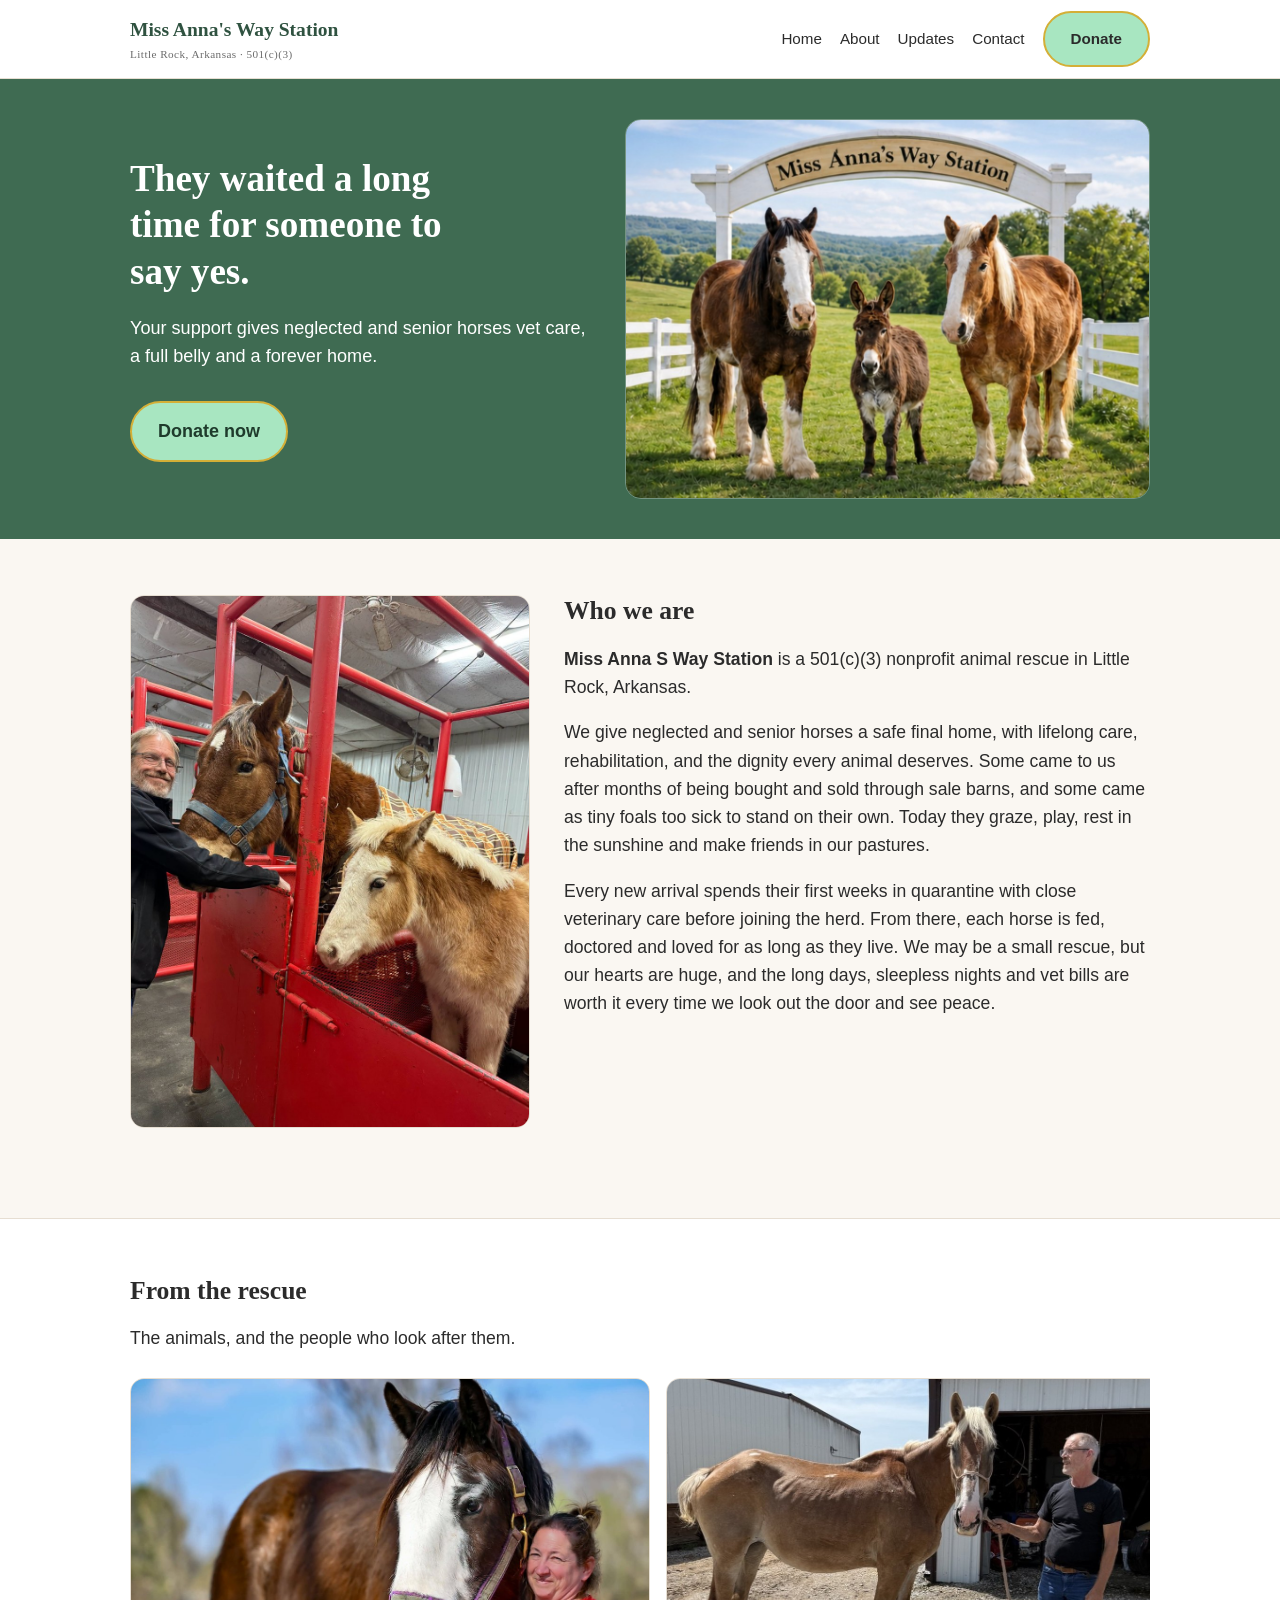
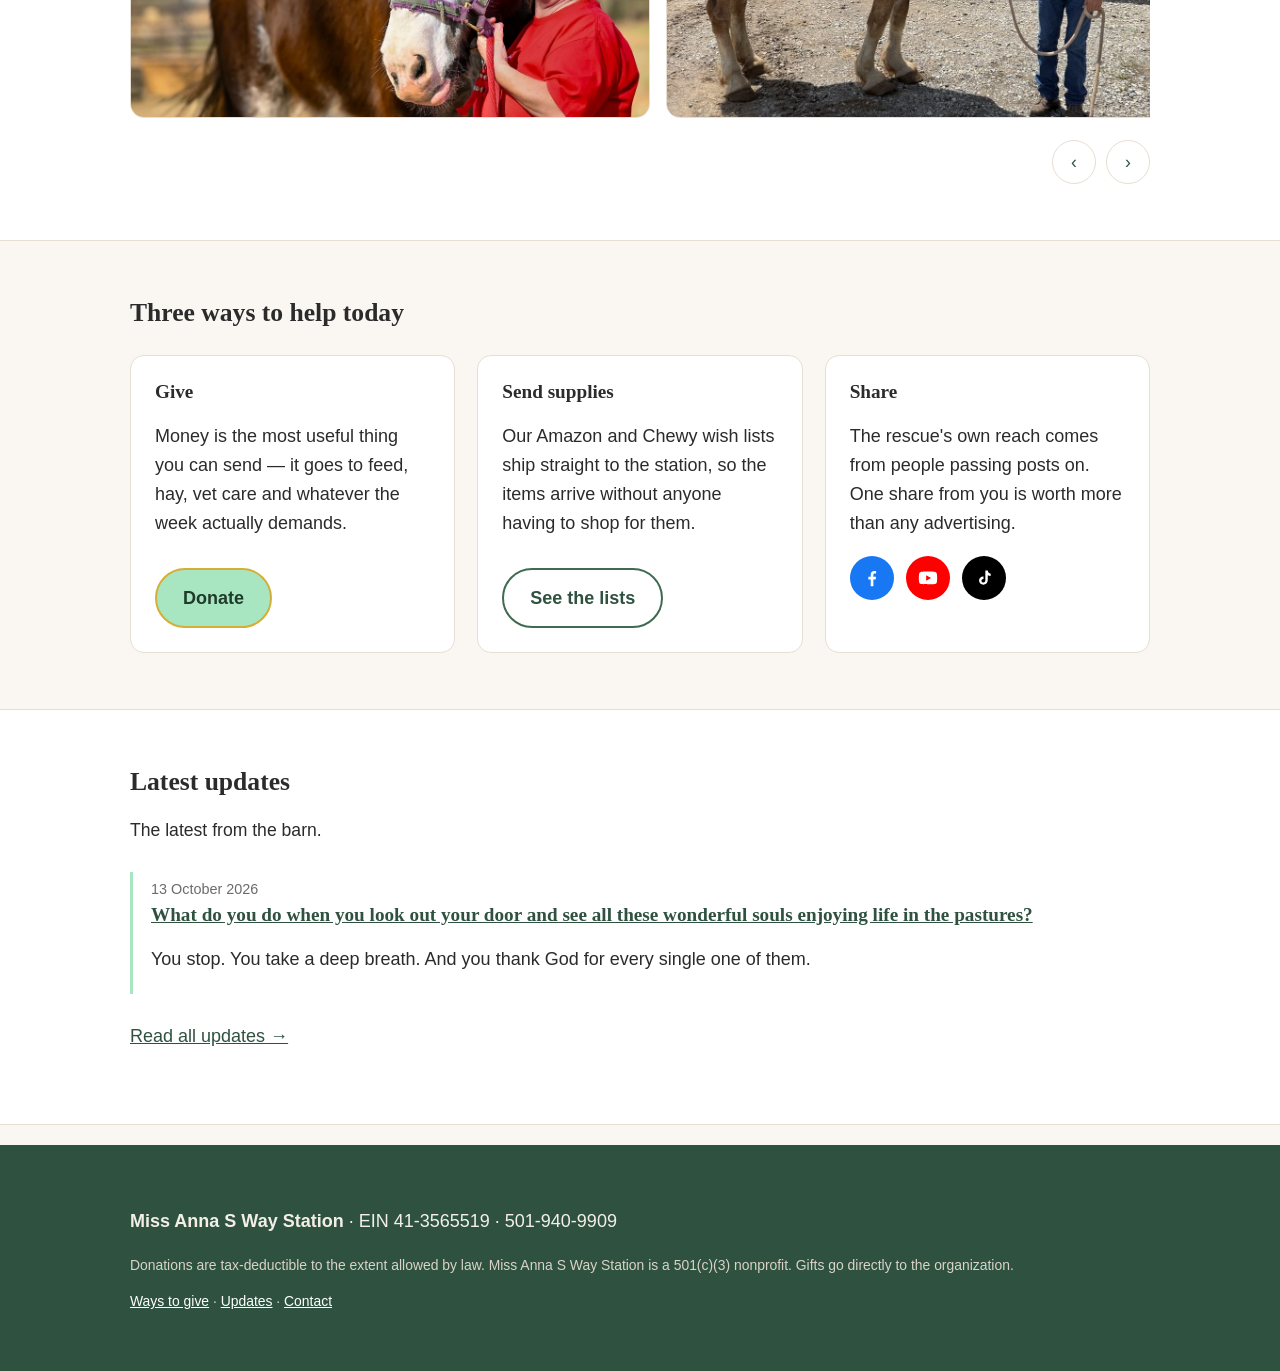
<file: index.html>
<!DOCTYPE html>
<html lang="en">
<head>
<meta charset="utf-8">
<meta name="viewport" content="width=device-width, initial-scale=1">
<title>Miss Anna's Way Station - animal rescue in Little Rock, Arkansas</title>
<meta name="description" content="Miss Anna's Way Station is a 501(c)(3) nonprofit animal rescue in Little Rock, Arkansas. Donate, send supplies, or follow our daily updates.">
<meta property="og:type" content="website">
<meta property="og:title" content="Miss Anna's Way Station - animal rescue in Little Rock, Arkansas">
<meta property="og:description" content="Miss Anna's Way Station is a 501(c)(3) nonprofit animal rescue in Little Rock, Arkansas. Donate, send supplies, or follow our daily updates.">
<meta property="og:image" content="https://missannaswaystation.github.io/missannaswaystation/assets/photos/hero-1800.jpg">
<meta property="og:url" content="https://missannaswaystation.github.io/missannaswaystation/index.html">
<meta name="twitter:card" content="summary_large_image">
<link rel="stylesheet" href="assets/style.css">
</head>
<body>

<header class="site">
  <div class="wrap">
    <a class="brand" href="index.html" target="_blank" rel="noopener">Miss Anna's Way Station
      <small>Little Rock, Arkansas &middot; 501(c)(3)</small></a>
    <nav class="main">
      <a href="index.html" target="_blank" rel="noopener">Home</a>
      <a href="about.html" target="_blank" rel="noopener">About</a>
      <a href="updates.html" target="_blank" rel="noopener">Updates</a>
      <a href="contact.html" target="_blank" rel="noopener">Contact</a>
      <a class="btn btn-donate" href="https://www.paypal.com/donate/?hosted_button_id=DY4ASRAAML26Q" target="_blank" rel="noopener">Donate</a>
    </nav>
  </div>
</header>

<div class="hero">
  <div class="wrap hero-grid">
    <div class="hero-copy">
      <h1>They waited a long time for someone to say yes.</h1>
      <p>Your support gives neglected and senior horses vet care, a full belly and a forever home.</p>
      <a class="btn btn-donate" href="https://www.paypal.com/donate/?hosted_button_id=DY4ASRAAML26Q" target="_blank" rel="noopener">Donate now</a>
    </div>
    <div class="hero-art">
      <img src="assets/photos/hero-art-1200.jpg"
           srcset="assets/photos/hero-art-600.jpg 600w, assets/photos/hero-art-1200.jpg 1200w"
           sizes="(max-width:820px) 100vw, 55vw" width="1200" height="797"
           alt="The station's gateway: two horses and a miniature donkey standing in front of a white
           archway with a sign that reads Miss Anna's Way Station">
    </div>
  </div>
</div>

<section>
  <div class="wrap">
    <div class="split">
      <img src="assets/photos/at-the-barn-with-the-horses.jpg" width="900" height="1200"
           alt="A man smiling beside two horses inside a red pen in the barn - a brown horse in a blue
           halter and a cream-coloured foal wearing a blanket" loading="lazy">
      <div>
        <h2>Who we are</h2>
      <p class="lead"><strong>Miss Anna S Way Station</strong> is a 501(c)(3) nonprofit animal rescue
      in Little Rock, Arkansas.</p>
      <p class="lead">We give neglected and senior horses a safe final home, with lifelong
      care, rehabilitation, and the dignity every animal deserves. Some came to us after months of being
      bought and sold through sale barns, and some came as tiny foals too sick to stand on their own. Today
      they graze, play, rest in the sunshine and make friends in our pastures.</p>
      <p class="lead">Every new arrival spends their first weeks in quarantine with close veterinary care
      before joining the herd. From there, each horse is fed, doctored and loved for as long as they live.
      We may be a small rescue, but our hearts are huge, and the long days, sleepless nights and vet bills
      are worth it every time we look out the door and see peace.</p>
      </div>
    </div>
  </div>
</section>

<section class="alt">
  <div class="wrap">
    <h2>From the rescue</h2>
    <p class="lead">The animals, and the people who look after them.</p>
    <div class="carousel">
  <div class="rail" id="rail">
    <img src="assets/photos/founder-and-horse.jpg"
         alt="A woman in a red shirt smiling cheek to cheek with a large brown and white horse wearing a purple halter, on a sunny autumn day"
         style="object-position:center 35%" loading="lazy">
    <img src="assets/photos/horse-and-handler.jpg"
         alt="A man in a black shirt holding a lead rope beside a large chestnut draft horse with a flaxen mane, on gravel in front of a metal barn"
         loading="lazy">
    <img src="assets/photos/grazing-in-the-pasture.jpg"
         alt="A chestnut horse with a pale mane grazing head-down in a green pasture, with a white fence and trees behind and a second horse walking out of frame"
         loading="lazy">
    <img src="assets/photos/donkey-selfie.jpg"
         alt="A woman smiling beside a brown donkey with a white muzzle and long upright ears, photographed against a clear blue sky"
         loading="lazy">
    <img src="assets/photos/draft-horse-portrait.jpg"
         alt="A dark brown horse with a wide white face and feathered white legs standing in a paddock, looking at the camera, with a donkey grazing in the background"
         loading="lazy">
    <img src="assets/photos/donkey-feeding.jpg"
         alt="A shaggy grey donkey eating from the ground beside a black feed tub, with a horse's legs nearby"
         loading="lazy">
    <img src="assets/photos/man-and-draft-horse-at-the-barn.jpg"
         alt="A man standing beside a large dark brown draft horse with a white face and feathered legs, in front of a corrugated barn"
         loading="lazy">
    <img src="assets/photos/horse-at-the-fence.jpg"
         alt="A big brown and white draft horse wearing a purple halter, leaning its head over a white fence on a bright day"
         loading="lazy">
    <img src="assets/photos/girl-and-draft-horse.jpg"
         alt="A young woman holding a lead rope beside a large dark brown draft horse with white legs, in golden late-afternoon light beside a pond"
         loading="lazy">
    <img src="assets/photos/feeding-time-in-the-pasture.jpg"
         alt="Two horses grazing in a green pasture while a man in a blue shirt walks behind them carrying a lead rope"
         loading="lazy">
  </div>
  <div class="rail-nav">
    <button type="button" aria-label="Previous photo" onclick="railBy(-1)">&#8249;</button>
    <button type="button" aria-label="Next photo" onclick="railBy(1)">&#8250;</button>
  </div>
</div>
<script>
function railBy(dir){
  var r = document.getElementById('rail');
  var step = r.querySelector('img') ? r.querySelector('img').clientWidth + 16 : 400;
  r.scrollBy({left: dir * step, behavior: 'smooth'});
}
</script>
  </div>
</section>

<section>
  <div class="wrap">
    <h2>Three ways to help today</h2>
    <div class="cards">
      <div class="card">
        <h3>Give</h3>
        <p>Money is the most useful thing you can send &mdash; it goes to feed, hay, vet care and
        whatever the week actually demands.</p>
        <a class="btn btn-donate" href="https://www.paypal.com/donate/?hosted_button_id=DY4ASRAAML26Q" target="_blank" rel="noopener">Donate</a>
      </div>
      <div class="card">
        <h3>Send supplies</h3>
        <p>Our Amazon and Chewy wish lists ship straight to the station, so the items arrive
        without anyone having to shop for them.</p>
        <a class="btn btn-ghost" href="donate.html" target="_blank" rel="noopener">See the lists</a>
      </div>
      <div class="card">
        <h3>Share</h3>
        <p>The rescue's own reach comes from people passing posts on. One share from you is worth
        more than any advertising.</p>
        <div class="social" style="display:flex;gap:12px;margin-top:12px">
          <a href="https://www.facebook.com/profile.php?id=61579479535291" target="_blank" rel="noopener" aria-label="Miss Anna's Way Station on Facebook"
             style="display:inline-flex;align-items:center;justify-content:center;width:44px;height:44px;border-radius:50%;background:#1877F2;color:#fff">
            <svg width="22" height="22" viewBox="0 0 24 24" fill="currentColor" aria-hidden="true"><path d="M13.5 21v-7.5h2.5l.4-3h-2.9V8.7c0-.9.3-1.5 1.5-1.5h1.5V4.5c-.3 0-1.2-.1-2.2-.1-2.2 0-3.7 1.3-3.7 3.8v2.3H8v3h2.6V21h2.9z"/></svg>
          </a>
          <a href="https://www.youtube.com/@MissAnnasWayStation" target="_blank" rel="noopener" aria-label="Miss Anna's Way Station on YouTube"
             style="display:inline-flex;align-items:center;justify-content:center;width:44px;height:44px;border-radius:50%;background:#FF0000;color:#fff">
            <svg width="22" height="22" viewBox="0 0 24 24" fill="currentColor" aria-hidden="true"><path fill-rule="evenodd" d="M21.6 7.2a2.5 2.5 0 0 0-1.8-1.8C18.2 5 12 5 12 5s-6.2 0-7.8.4a2.5 2.5 0 0 0-1.8 1.8C2 8.8 2 12 2 12s0 3.2.4 4.8a2.5 2.5 0 0 0 1.8 1.8C5.8 19 12 19 12 19s6.2 0 7.8-.4a2.5 2.5 0 0 0 1.8-1.8c.4-1.6.4-4.8.4-4.8s0-3.2-.4-4.8zM10 15.1V8.9l5.3 3.1L10 15.1z"/></svg>
          </a>
          <a href="https://www.tiktok.com/@missannaswaystation" target="_blank" rel="noopener" aria-label="Miss Anna's Way Station on TikTok"
             style="display:inline-flex;align-items:center;justify-content:center;width:44px;height:44px;border-radius:50%;background:#000000;color:#fff">
            <svg width="20" height="20" viewBox="0 0 24 24" fill="currentColor" aria-hidden="true"><path d="M16.5 3c.3 2.1 1.6 3.6 3.5 3.8v2.9c-1.3 0-2.5-.4-3.5-1v6.1c0 3.1-2.5 5.2-5.3 5.2S6 17.9 6 15.1s2.4-5.1 5.4-4.9v3a2.2 2.2 0 0 0-2.5 2 2.3 2.3 0 0 0 2.4 2.2c1.3 0 2.3-1 2.3-2.4V3h2.9z"/></svg>
          </a>
        </div>
      </div>
    </div>
  </div>
</section>

<section class="alt">
  <div class="wrap">
    <h2>Latest updates</h2>
    <p class="lead">The latest from the barn.</p>
    <div class="post">
      <time datetime="2026-10-13">13 October 2026</time>
      <h3><a href="updates/2026-10-13-look-out-the-door.html" target="_blank" rel="noopener">What do you do when you look out your door and see all these wonderful souls enjoying life in the pastures?</a></h3>
      <p>You stop. You take a deep breath. And you thank God for every single one of them.</p>
    </div>
    <p><a href="updates.html" target="_blank" rel="noopener">Read all updates &rarr;</a></p>
  </div>
</section>


<footer class="site">
  <div class="wrap">
    <p><strong>Miss Anna S Way Station</strong> &middot; EIN 41-3565519 &middot; 501-940-9909</p>
    <p class="small">Donations are tax-deductible to the extent allowed by law. Miss Anna S Way Station is a
    501(c)(3) nonprofit. Gifts go directly to the organization.</p>
    <p class="small"><a href="donate.html" target="_blank" rel="noopener">Ways to give</a> &middot;
    <a href="updates.html" target="_blank" rel="noopener">Updates</a> &middot; <a href="contact.html" target="_blank" rel="noopener">Contact</a></p>
  </div>
</footer>

</body>
</html>
</file>
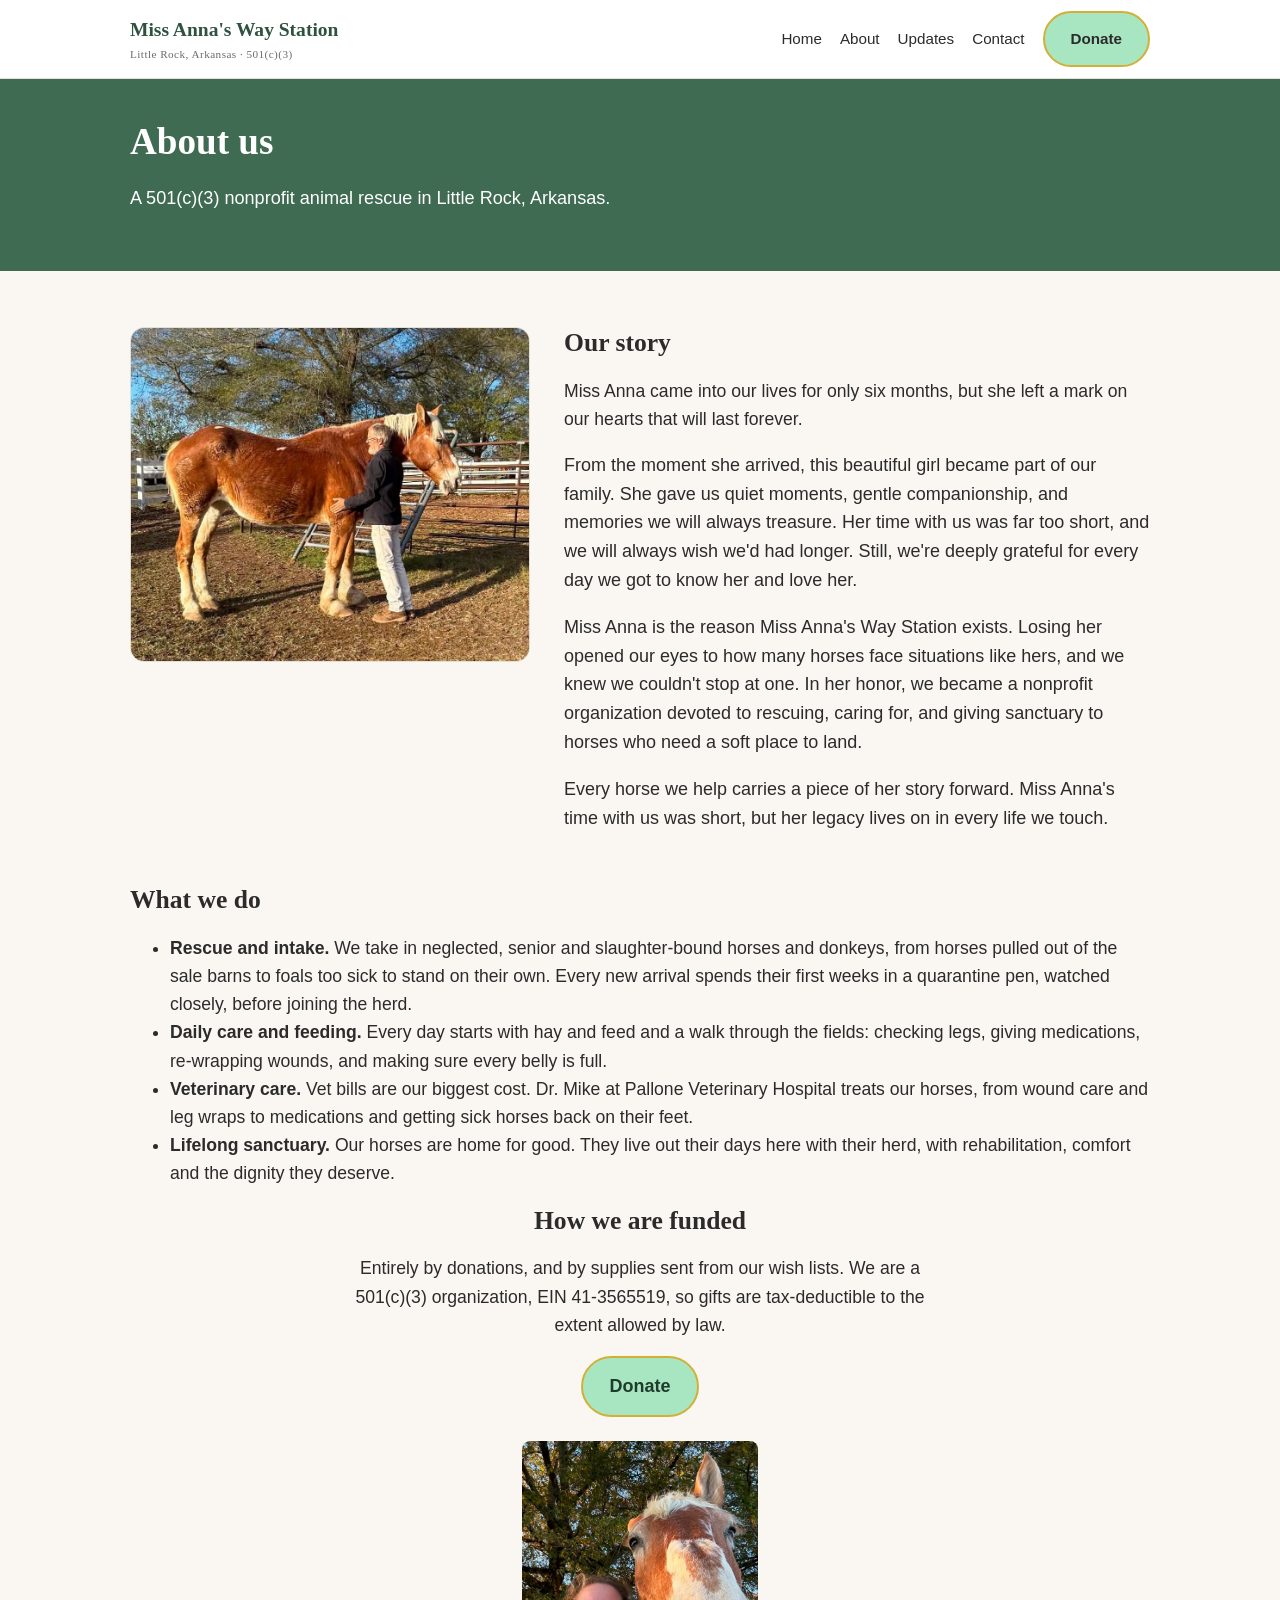
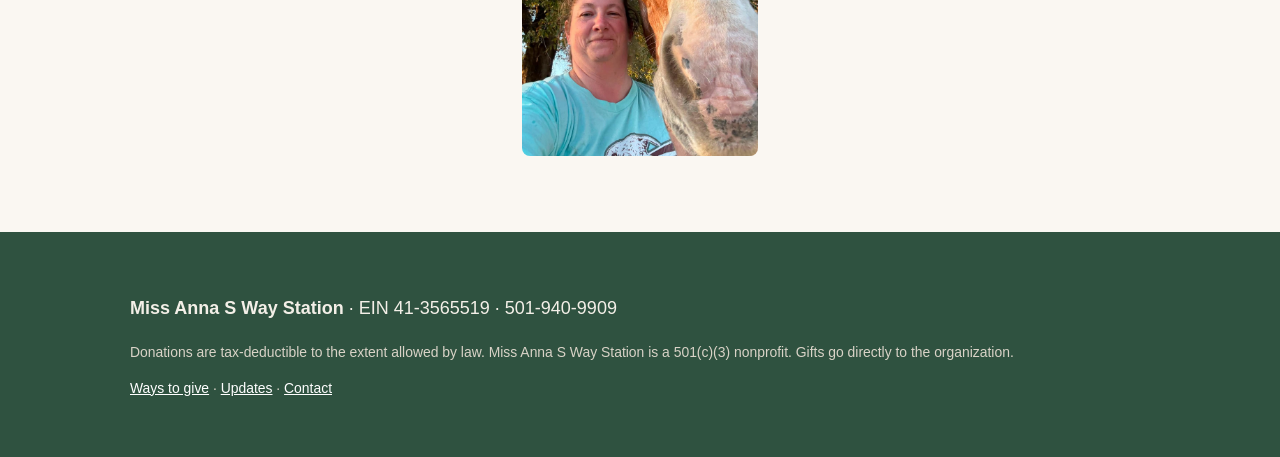
<file: about.html>
<!DOCTYPE html>
<html lang="en">
<head>
<meta charset="utf-8">
<meta name="viewport" content="width=device-width, initial-scale=1">
<title>About - Miss Anna's Way Station</title>
<meta name="description" content="Who Miss Anna's Way Station is, what the rescue does, and how it is funded.">
<meta property="og:type" content="website">
<meta property="og:title" content="About - Miss Anna's Way Station">
<meta property="og:description" content="Who Miss Anna's Way Station is, what the rescue does, and how it is funded.">
<meta property="og:image" content="https://missannaswaystation.github.io/missannaswaystation/assets/photos/hero-1800.jpg">
<meta property="og:url" content="https://missannaswaystation.github.io/missannaswaystation/about.html">
<meta name="twitter:card" content="summary_large_image">
<link rel="stylesheet" href="assets/style.css">
</head>
<body>

<header class="site">
  <div class="wrap">
    <a class="brand" href="index.html" target="_blank" rel="noopener">Miss Anna's Way Station
      <small>Little Rock, Arkansas &middot; 501(c)(3)</small></a>
    <nav class="main">
      <a href="index.html" target="_blank" rel="noopener">Home</a>
      <a href="about.html" target="_blank" rel="noopener">About</a>
      <a href="updates.html" target="_blank" rel="noopener">Updates</a>
      <a href="contact.html" target="_blank" rel="noopener">Contact</a>
      <a class="btn btn-donate" href="https://www.paypal.com/donate/?hosted_button_id=DY4ASRAAML26Q" target="_blank" rel="noopener">Donate</a>
    </nav>
  </div>
</header>

<div class="hero"><div class="wrap"><h1>About us</h1>
  <p>A 501(c)(3) nonprofit animal rescue in Little Rock, Arkansas.</p></div></div>

<section>
  <div class="wrap">
    <div class="split">
      <img src="assets/photos/image.jpg" width="924" height="773"
             alt="A man resting his hand on a tall chestnut draft horse with a flaxen mane in a sunny paddock"
           loading="lazy">
      <div>
        <h2>Our story</h2>
        <p class="lead">Miss Anna came into our lives for only six months, but she left a mark on our hearts that will last forever.</p>
          <p>From the moment she arrived, this beautiful girl became part of our family. She gave us quiet moments, gentle companionship, and memories we will always treasure. Her time with us was far too short, and we will always wish we'd had longer. Still, we're deeply grateful for every day we got to know her and love her.</p>
          <p>Miss Anna is the reason Miss Anna's Way Station exists. Losing her opened our eyes to how many horses face situations like hers, and we knew we couldn't stop at one. In her honor, we became a nonprofit organization devoted to rescuing, caring for, and giving sanctuary to horses who need a soft place to land.</p>
          <p>Every horse we help carries a piece of her story forward. Miss Anna's time with us was short, but her legacy lives on in every life we touch.</p>
      </div>
    </div>
    <h2>What we do</h2>
    <ul class="lead" style="max-width:none">
      <li><strong>Rescue and intake.</strong> We take in neglected, senior and slaughter-bound horses and
      donkeys, from horses pulled out of the sale barns to foals too sick to stand on their own. Every new
      arrival spends their first weeks in a quarantine pen, watched closely, before joining the herd.</li>
      <li><strong>Daily care and feeding.</strong> Every day starts with hay and feed and a walk through the
      fields: checking legs, giving medications, re-wrapping wounds, and making sure every belly is full.</li>
      <li><strong>Veterinary care.</strong> Vet bills are our biggest cost. Dr. Mike at Pallone Veterinary
      Hospital treats our horses, from wound care and leg wraps to medications and getting sick horses back on their feet.</li>
      <li><strong>Lifelong sanctuary.</strong> Our horses are home for good. They live out their days here
      with their herd, with rehabilitation, comfort and the dignity they deserve.</li>
    </ul>
    <div style="text-align:center">
    <h2>How we are funded</h2>
    <p class="lead" style="margin-left:auto;margin-right:auto">Entirely by donations, and by supplies sent from our wish lists. We are a
    501(c)(3) organization, EIN 41-3565519, so gifts are tax-deductible to the extent allowed by law.</p>
    <a class="btn btn-donate" href="https://www.paypal.com/donate/?hosted_button_id=DY4ASRAAML26Q" target="_blank" rel="noopener">Donate</a>
      <img src="assets/photos/funding/image.jpg" width="1350" height="1800" loading="lazy" style="display:block;width:236px;max-width:100%;height:auto;margin:24px auto 0;border-radius:8px"
           alt="Eve smiling in a selfie with a chestnut draft horse leaning in close to the camera">
    </div>
  </div>
</section>


<footer class="site">
  <div class="wrap">
    <p><strong>Miss Anna S Way Station</strong> &middot; EIN 41-3565519 &middot; 501-940-9909</p>
    <p class="small">Donations are tax-deductible to the extent allowed by law. Miss Anna S Way Station is a
    501(c)(3) nonprofit. Gifts go directly to the organization.</p>
    <p class="small"><a href="donate.html" target="_blank" rel="noopener">Ways to give</a> &middot;
    <a href="updates.html" target="_blank" rel="noopener">Updates</a> &middot; <a href="contact.html" target="_blank" rel="noopener">Contact</a></p>
  </div>
</footer>

</body>
</html>
</file>
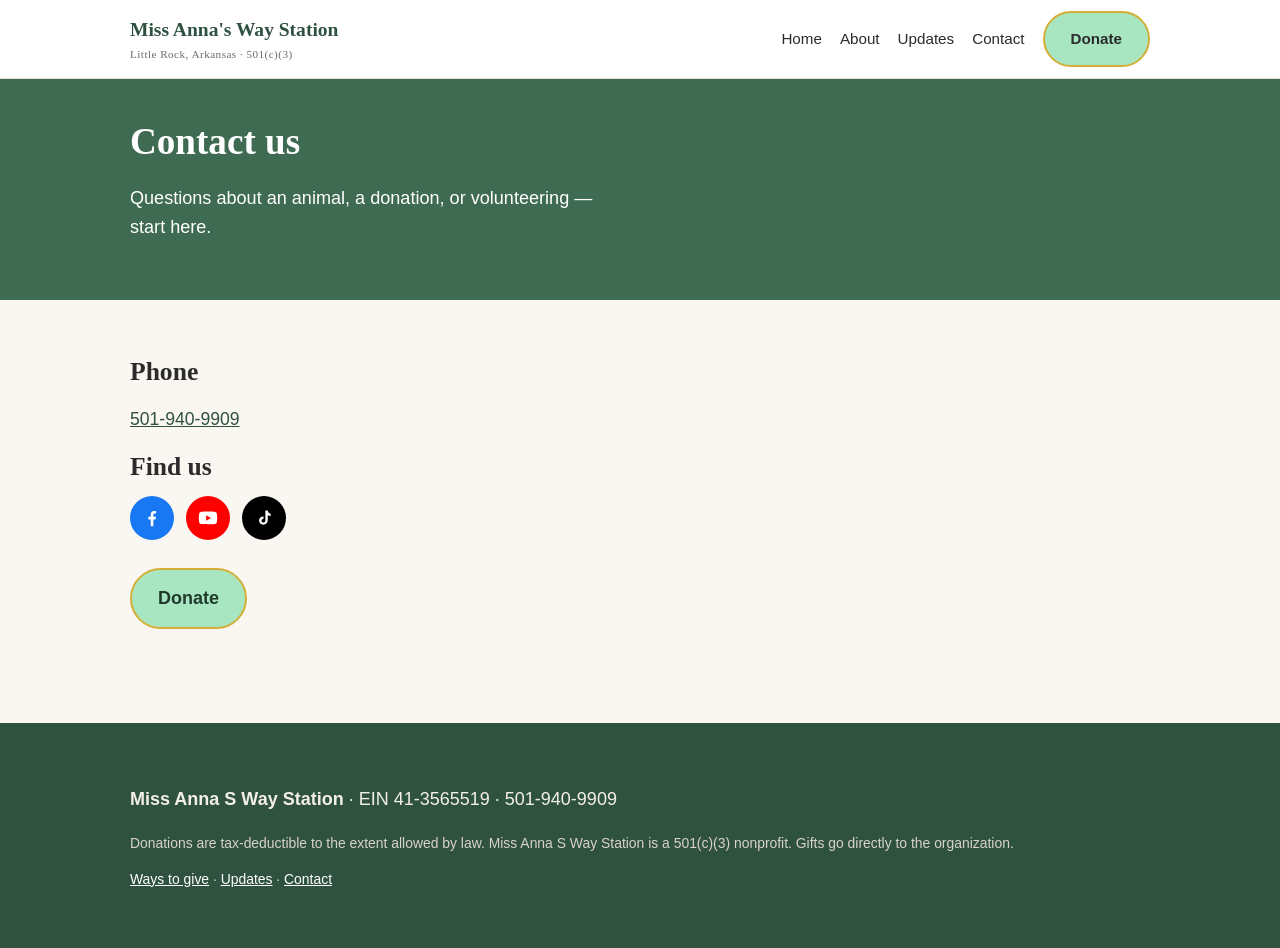
<file: contact.html>
<!DOCTYPE html>
<html lang="en">
<head>
<meta charset="utf-8">
<meta name="viewport" content="width=device-width, initial-scale=1">
<title>Contact - Miss Anna's Way Station</title>
<meta name="description" content="Phone, email and follow links for Miss Anna's Way Station in Little Rock, Arkansas.">
<meta property="og:type" content="website">
<meta property="og:title" content="Contact - Miss Anna's Way Station">
<meta property="og:description" content="Phone, email and follow links for Miss Anna's Way Station in Little Rock, Arkansas.">
<meta property="og:image" content="https://missannaswaystation.github.io/missannaswaystation/assets/photos/hero-1800.jpg">
<meta property="og:url" content="https://missannaswaystation.github.io/missannaswaystation/contact.html">
<meta name="twitter:card" content="summary_large_image">
<link rel="stylesheet" href="assets/style.css">
</head>
<body>

<header class="site">
  <div class="wrap">
    <a class="brand" href="index.html" target="_blank" rel="noopener">Miss Anna's Way Station
      <small>Little Rock, Arkansas &middot; 501(c)(3)</small></a>
    <nav class="main">
      <a href="index.html" target="_blank" rel="noopener">Home</a>
      <a href="about.html" target="_blank" rel="noopener">About</a>
      <a href="updates.html" target="_blank" rel="noopener">Updates</a>
      <a href="contact.html" target="_blank" rel="noopener">Contact</a>
      <a class="btn btn-donate" href="https://www.paypal.com/donate/?hosted_button_id=DY4ASRAAML26Q" target="_blank" rel="noopener">Donate</a>
    </nav>
  </div>
</header>

<div class="hero"><div class="wrap"><h1>Contact us</h1>
  <p>Questions about an animal, a donation, or volunteering &mdash; start here.</p></div></div>

<section>
  <div class="wrap">
    <h2>Phone</h2>
    <p class="lead"><a href="tel:+15019409909" target="_blank" rel="noopener">501-940-9909</a></p>
    <h2>Find us</h2>
    <div class="social" style="display:flex;gap:12px;margin-top:12px">
          <a href="https://www.facebook.com/profile.php?id=61579479535291" target="_blank" rel="noopener" aria-label="Miss Anna's Way Station on Facebook"
             style="display:inline-flex;align-items:center;justify-content:center;width:44px;height:44px;border-radius:50%;background:#1877F2;color:#fff">
            <svg width="22" height="22" viewBox="0 0 24 24" fill="currentColor" aria-hidden="true"><path d="M13.5 21v-7.5h2.5l.4-3h-2.9V8.7c0-.9.3-1.5 1.5-1.5h1.5V4.5c-.3 0-1.2-.1-2.2-.1-2.2 0-3.7 1.3-3.7 3.8v2.3H8v3h2.6V21h2.9z"/></svg>
          </a>
          <a href="https://www.youtube.com/@MissAnnasWayStation" target="_blank" rel="noopener" aria-label="Miss Anna's Way Station on YouTube"
             style="display:inline-flex;align-items:center;justify-content:center;width:44px;height:44px;border-radius:50%;background:#FF0000;color:#fff">
            <svg width="22" height="22" viewBox="0 0 24 24" fill="currentColor" aria-hidden="true"><path fill-rule="evenodd" d="M21.6 7.2a2.5 2.5 0 0 0-1.8-1.8C18.2 5 12 5 12 5s-6.2 0-7.8.4a2.5 2.5 0 0 0-1.8 1.8C2 8.8 2 12 2 12s0 3.2.4 4.8a2.5 2.5 0 0 0 1.8 1.8C5.8 19 12 19 12 19s6.2 0 7.8-.4a2.5 2.5 0 0 0 1.8-1.8c.4-1.6.4-4.8.4-4.8s0-3.2-.4-4.8zM10 15.1V8.9l5.3 3.1L10 15.1z"/></svg>
          </a>
          <a href="https://www.tiktok.com/@missannaswaystation" target="_blank" rel="noopener" aria-label="Miss Anna's Way Station on TikTok"
             style="display:inline-flex;align-items:center;justify-content:center;width:44px;height:44px;border-radius:50%;background:#000000;color:#fff">
            <svg width="20" height="20" viewBox="0 0 24 24" fill="currentColor" aria-hidden="true"><path d="M16.5 3c.3 2.1 1.6 3.6 3.5 3.8v2.9c-1.3 0-2.5-.4-3.5-1v6.1c0 3.1-2.5 5.2-5.3 5.2S6 17.9 6 15.1s2.4-5.1 5.4-4.9v3a2.2 2.2 0 0 0-2.5 2 2.3 2.3 0 0 0 2.4 2.2c1.3 0 2.3-1 2.3-2.4V3h2.9z"/></svg>
          </a>
        </div>
    <p style="margin-top:28px"><a class="btn btn-donate" href="https://www.paypal.com/donate/?hosted_button_id=DY4ASRAAML26Q" target="_blank" rel="noopener">Donate</a></p>
  </div>
</section>


<footer class="site">
  <div class="wrap">
    <p><strong>Miss Anna S Way Station</strong> &middot; EIN 41-3565519 &middot; 501-940-9909</p>
    <p class="small">Donations are tax-deductible to the extent allowed by law. Miss Anna S Way Station is a
    501(c)(3) nonprofit. Gifts go directly to the organization.</p>
    <p class="small"><a href="donate.html" target="_blank" rel="noopener">Ways to give</a> &middot;
    <a href="updates.html" target="_blank" rel="noopener">Updates</a> &middot; <a href="contact.html" target="_blank" rel="noopener">Contact</a></p>
  </div>
</footer>

</body>
</html>
</file>
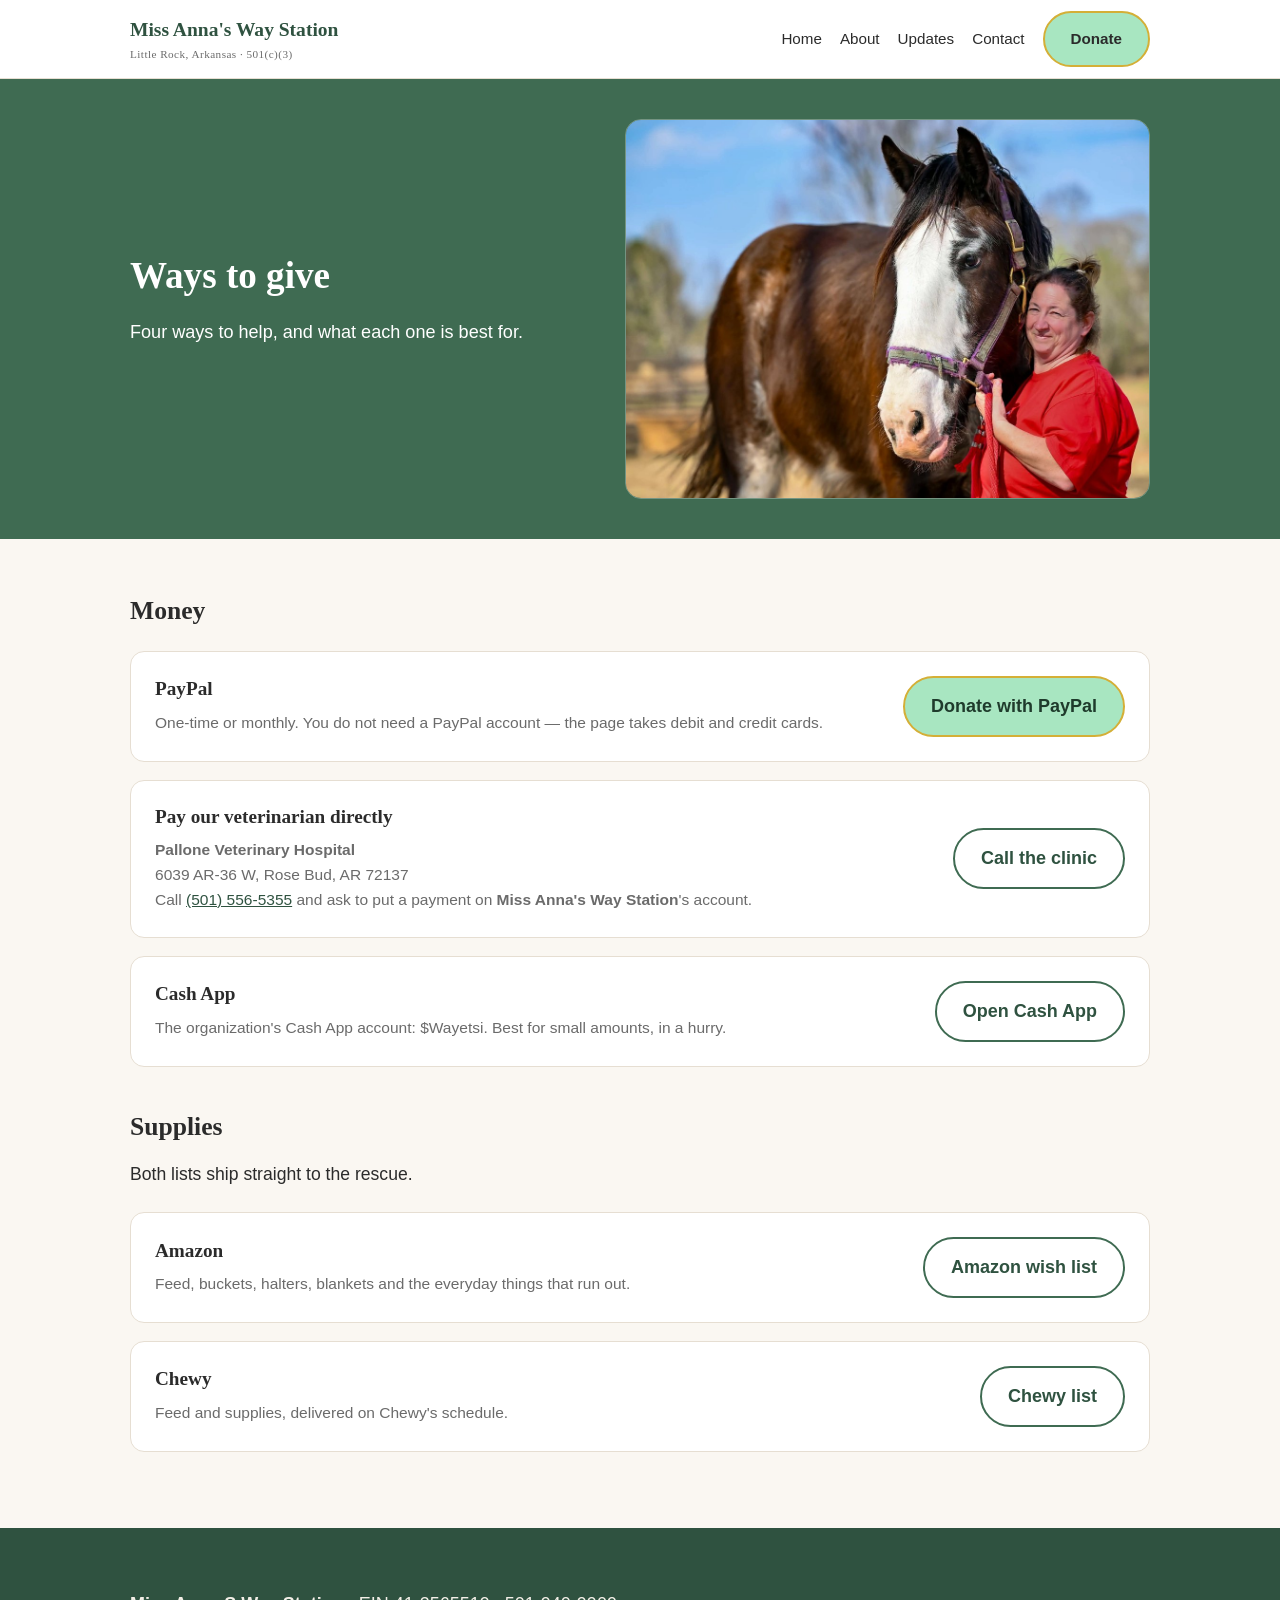
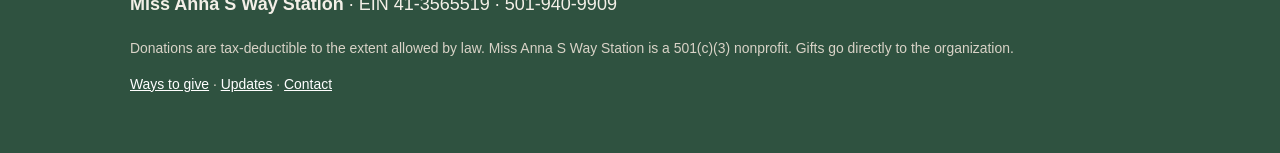
<file: donate.html>
<!DOCTYPE html>
<html lang="en">
<head>
<meta charset="utf-8">
<meta name="viewport" content="width=device-width, initial-scale=1">
<title>Ways to give - Miss Anna's Way Station</title>
<meta name="description" content="Donate money, send supplies from our wish lists, or give by Cash App. Miss Anna's Way Station, EIN 41-3565519.">
<meta property="og:type" content="website">
<meta property="og:title" content="Ways to give - Miss Anna's Way Station">
<meta property="og:description" content="Donate money, send supplies from our wish lists, or give by Cash App. Miss Anna's Way Station, EIN 41-3565519.">
<meta property="og:image" content="https://missannaswaystation.github.io/missannaswaystation/assets/photos/hero-1800.jpg">
<meta property="og:url" content="https://missannaswaystation.github.io/missannaswaystation/donate.html">
<meta name="twitter:card" content="summary_large_image">
<link rel="stylesheet" href="assets/style.css">
</head>
<body>

<header class="site">
  <div class="wrap">
    <a class="brand" href="index.html" target="_blank" rel="noopener">Miss Anna's Way Station
      <small>Little Rock, Arkansas &middot; 501(c)(3)</small></a>
    <nav class="main">
      <a href="index.html" target="_blank" rel="noopener">Home</a>
      <a href="about.html" target="_blank" rel="noopener">About</a>
      <a href="updates.html" target="_blank" rel="noopener">Updates</a>
      <a href="contact.html" target="_blank" rel="noopener">Contact</a>
      <a class="btn btn-donate" href="https://www.paypal.com/donate/?hosted_button_id=DY4ASRAAML26Q" target="_blank" rel="noopener">Donate</a>
    </nav>
  </div>
</header>

<div class="hero">
  <div class="wrap hero-grid">
    <div class="hero-copy">
      <h1>Ways to give</h1>
      <p>Four ways to help, and what each one is best for.</p>
    </div>
    <div class="hero-art">
      <img src="assets/photos/founder-and-horse.jpg" width="1100" height="850" style="object-position:65% 35%"
           alt="A smiling woman in a red shirt stands beside a bay draft horse with a white blaze and purple halter">
    </div>
  </div>
</div>

<section>
  <div class="wrap">
    <h2>Money</h2>
    <div class="give">
      <div class="give-item">
        <div>
          <h3>PayPal</h3>
          <p>One-time or monthly. You do not need a PayPal account &mdash; the page takes debit and
          credit cards.</p>
        </div>
        <a class="btn btn-donate" href="https://www.paypal.com/donate/?hosted_button_id=DY4ASRAAML26Q" target="_blank" rel="noopener">Donate with PayPal</a>
      </div>
      <div class="give-item">
        <div>
          <h3>Pay our veterinarian directly</h3>
          <p><strong>Pallone Veterinary Hospital</strong><br>
          6039 AR-36 W, Rose Bud, AR 72137<br>
          Call <a href="tel:+15015565355" target="_blank" rel="noopener">(501) 556-5355</a> and ask to put a payment on
          <strong>Miss Anna's Way Station</strong>'s account.</p>
        </div>
        <a class="btn btn-ghost" href="tel:+15015565355" target="_blank" rel="noopener">Call the clinic</a>
      </div>
      <div class="give-item">
        <div>
          <h3>Cash App</h3>
          <p>The organization's Cash App account: $Wayetsi. Best for small amounts, in a hurry.</p>
        </div>
        <a class="btn btn-ghost" href="https://cash.app/$Wayetsi" target="_blank" rel="noopener">Open Cash App</a>
      </div>
    </div>

    <h2 style="margin-top:44px">Supplies</h2>
    <p class="lead">Both lists ship straight to the rescue.</p>
    <div class="give">
      <div class="give-item">
        <div>
          <h3>Amazon</h3>
          <p>Feed, buckets, halters, blankets and the everyday things that run out.</p>
        </div>
        <a class="btn btn-ghost" href="https://www.amazon.com/hz/wishlist/ls/1XON7PG287Z33?ref_=wl_share" target="_blank" rel="noopener">Amazon wish list</a>
      </div>
      <div class="give-item">
        <div>
          <h3>Chewy</h3>
          <p>Feed and supplies, delivered on Chewy's schedule.</p>
        </div>
        <a class="btn btn-ghost" href="https://www.chewy.com/g/miss-annas-way-station_b153605479" target="_blank" rel="noopener">Chewy list</a>
      </div>
    </div>
  </div>
</section>


<footer class="site">
  <div class="wrap">
    <p><strong>Miss Anna S Way Station</strong> &middot; EIN 41-3565519 &middot; 501-940-9909</p>
    <p class="small">Donations are tax-deductible to the extent allowed by law. Miss Anna S Way Station is a
    501(c)(3) nonprofit. Gifts go directly to the organization.</p>
    <p class="small"><a href="donate.html" target="_blank" rel="noopener">Ways to give</a> &middot;
    <a href="updates.html" target="_blank" rel="noopener">Updates</a> &middot; <a href="contact.html" target="_blank" rel="noopener">Contact</a></p>
  </div>
</footer>

</body>
</html>
</file>
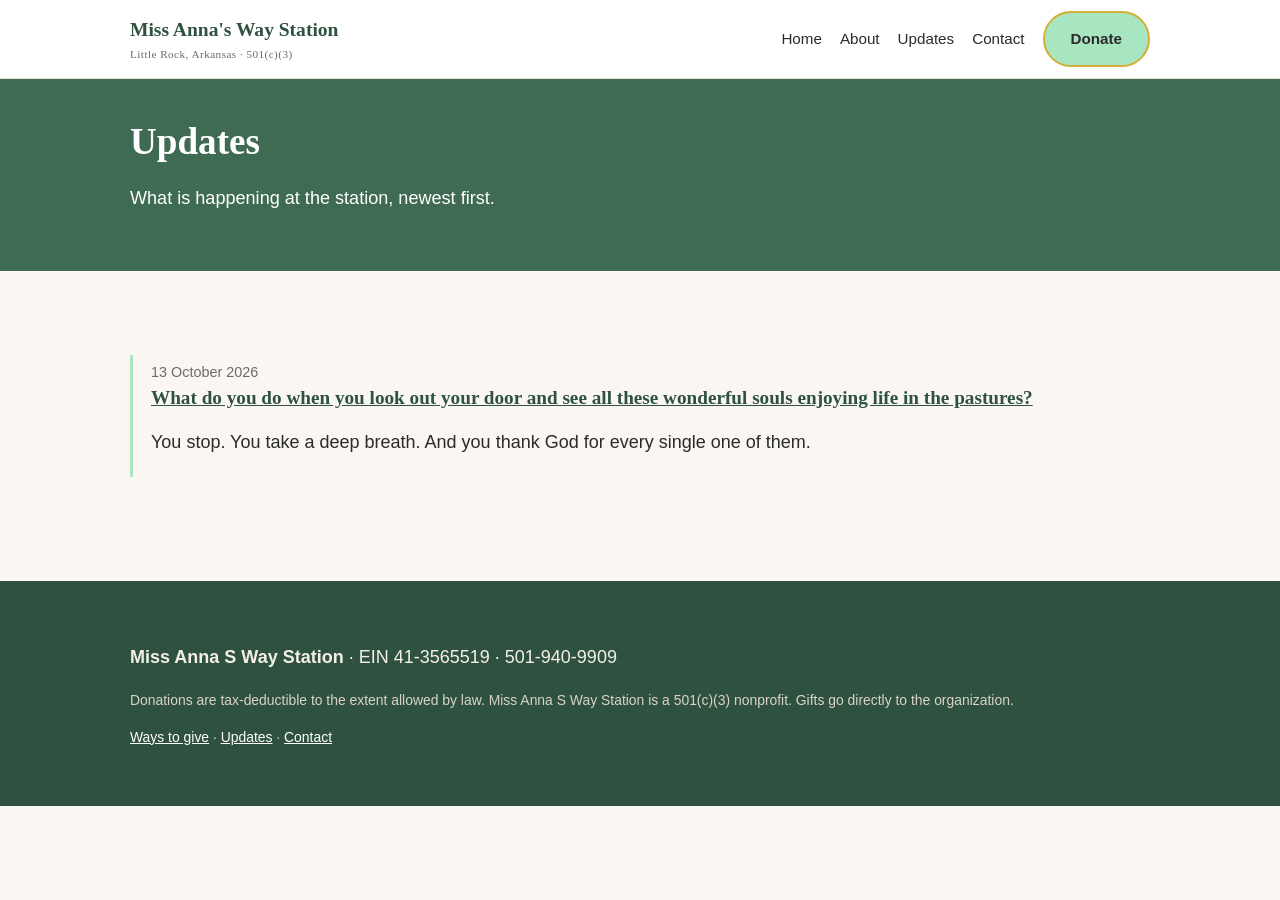
<file: updates.html>
<!DOCTYPE html>
<html lang="en">
<head>
<meta charset="utf-8">
<meta name="viewport" content="width=device-width, initial-scale=1">
<title>Updates - Miss Anna's Way Station</title>
<meta name="description" content="Daily news, rescues and photos from Miss Anna's Way Station in Little Rock, Arkansas.">
<meta property="og:type" content="website">
<meta property="og:title" content="Updates - Miss Anna's Way Station">
<meta property="og:description" content="Daily news, rescues and photos from Miss Anna's Way Station in Little Rock, Arkansas.">
<meta property="og:image" content="https://missannaswaystation.github.io/missannaswaystation/assets/photos/hero-1800.jpg">
<meta property="og:url" content="https://missannaswaystation.github.io/missannaswaystation/updates.html">
<meta name="twitter:card" content="summary_large_image">
<link rel="stylesheet" href="assets/style.css">
</head>
<body>

<header class="site">
  <div class="wrap">
    <a class="brand" href="index.html" target="_blank" rel="noopener">Miss Anna's Way Station
      <small>Little Rock, Arkansas &middot; 501(c)(3)</small></a>
    <nav class="main">
      <a href="index.html" target="_blank" rel="noopener">Home</a>
      <a href="about.html" target="_blank" rel="noopener">About</a>
      <a href="updates.html" target="_blank" rel="noopener">Updates</a>
      <a href="contact.html" target="_blank" rel="noopener">Contact</a>
      <a class="btn btn-donate" href="https://www.paypal.com/donate/?hosted_button_id=DY4ASRAAML26Q" target="_blank" rel="noopener">Donate</a>
    </nav>
  </div>
</header>

<div class="hero"><div class="wrap"><h1>Updates</h1>
  <p>What is happening at the station, newest first.</p></div></div>

<section>
  <div class="wrap">
    <div class="post">
      <time datetime="2026-10-13">13 October 2026</time>
      <h3><a href="updates/2026-10-13-look-out-the-door.html" target="_blank" rel="noopener">What do you do when you look out your door and see all these wonderful souls enjoying life in the pastures?</a></h3>
      <p>You stop. You take a deep breath. And you thank God for every single one of them.</p>
    </div>
  </div>
</section>


<footer class="site">
  <div class="wrap">
    <p><strong>Miss Anna S Way Station</strong> &middot; EIN 41-3565519 &middot; 501-940-9909</p>
    <p class="small">Donations are tax-deductible to the extent allowed by law. Miss Anna S Way Station is a
    501(c)(3) nonprofit. Gifts go directly to the organization.</p>
    <p class="small"><a href="donate.html" target="_blank" rel="noopener">Ways to give</a> &middot;
    <a href="updates.html" target="_blank" rel="noopener">Updates</a> &middot; <a href="contact.html" target="_blank" rel="noopener">Contact</a></p>
  </div>
</footer>

</body>
</html>
</file>
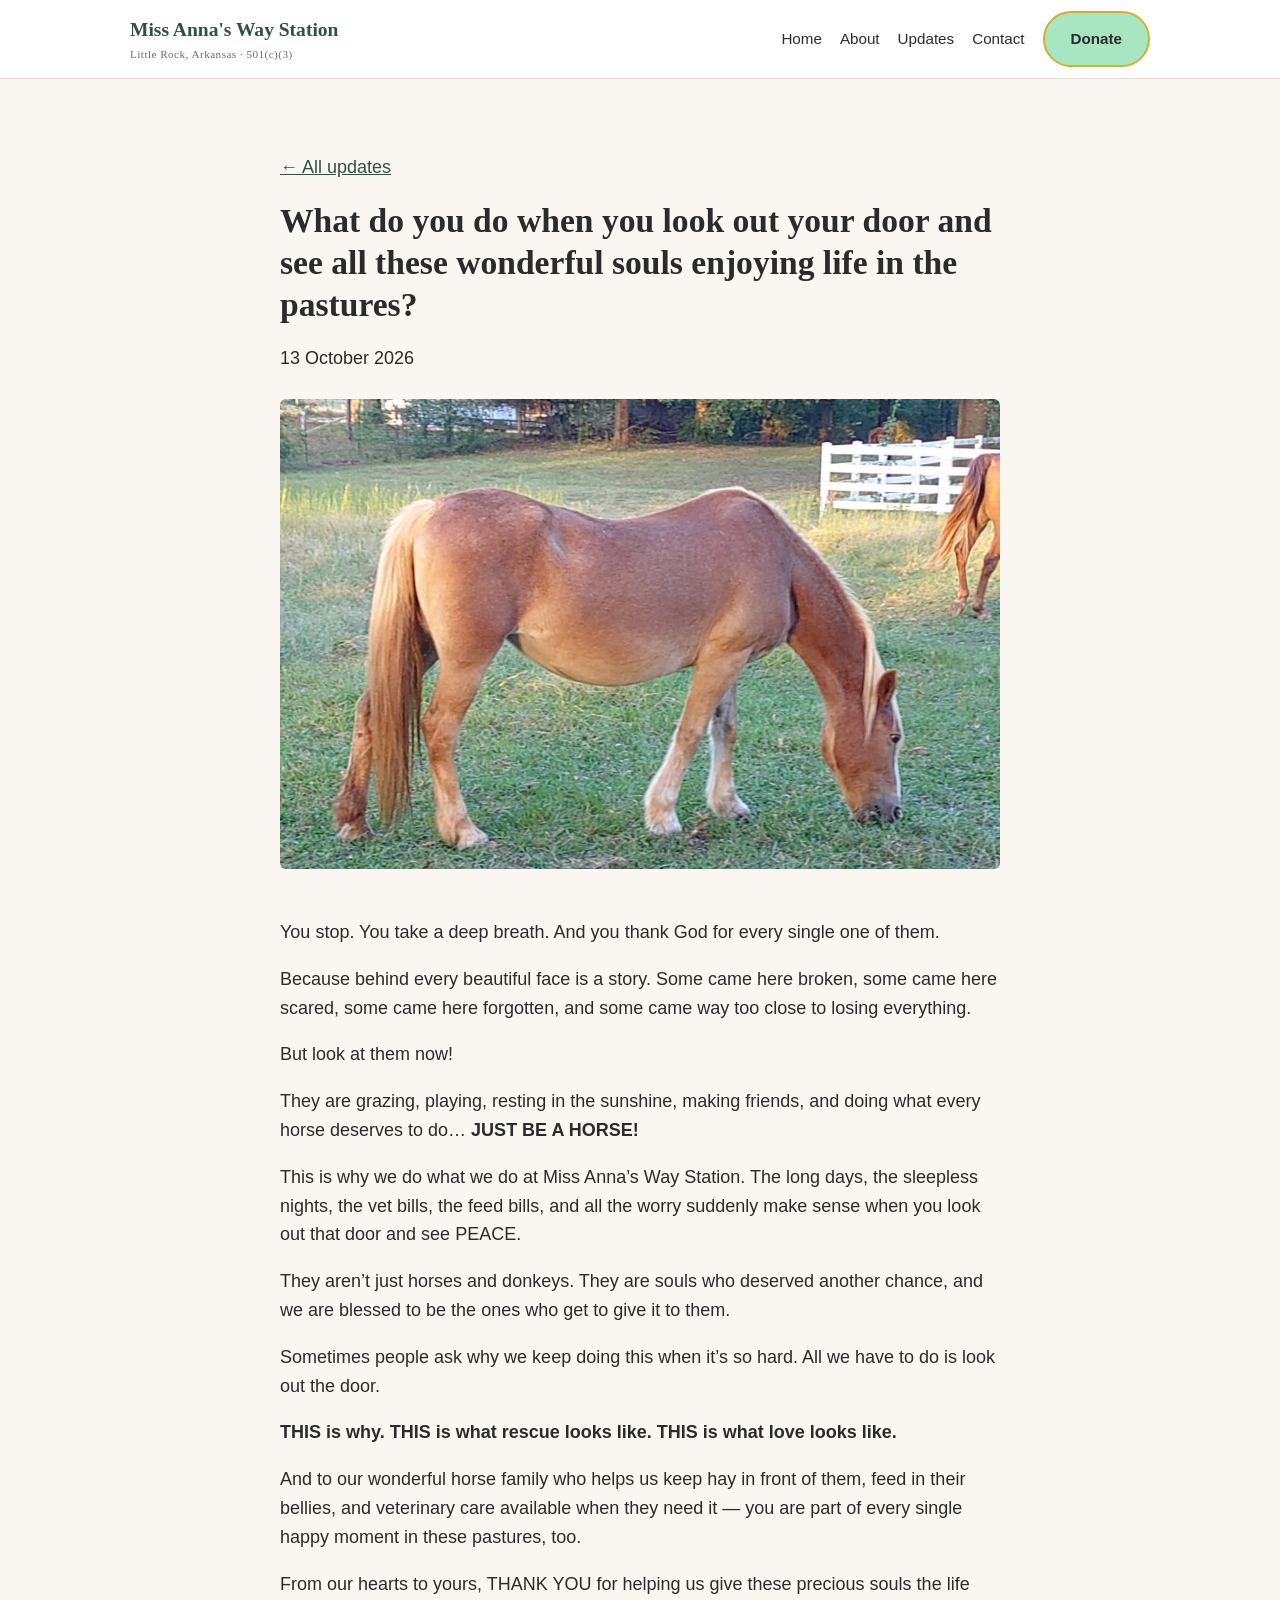
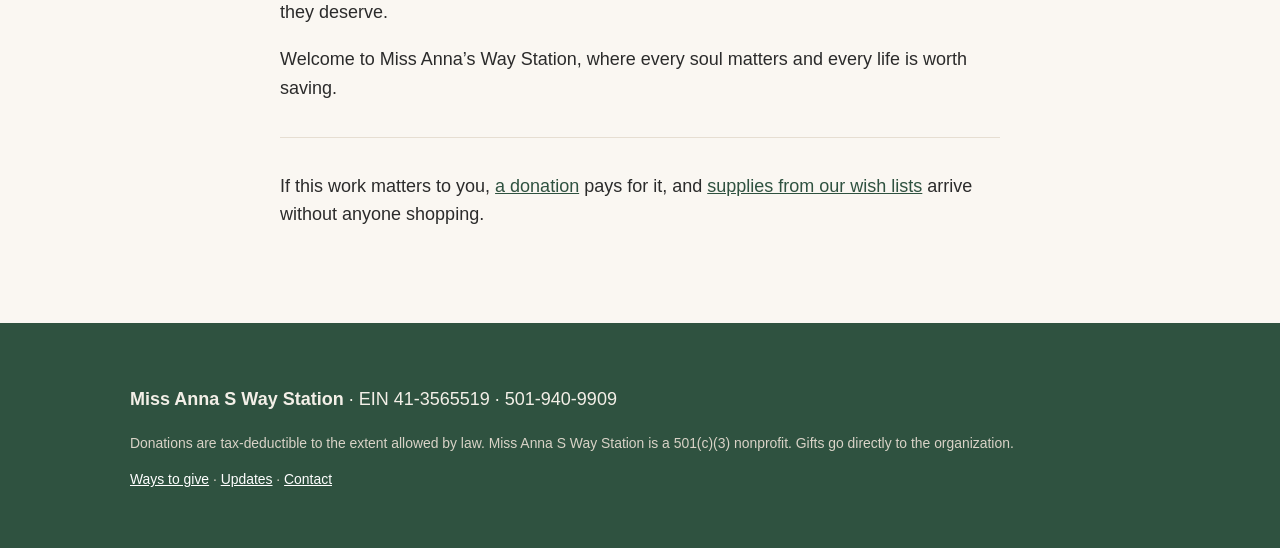
<file: updates/2026-10-13-look-out-the-door.html>
<!DOCTYPE html>
<html lang="en">
<head>
<meta charset="utf-8">
<meta name="viewport" content="width=device-width, initial-scale=1">
<title>Why we do this - Miss Anna's Way Station</title>
<meta name="description" content="Behind every beautiful face in our pastures is a story. This is why we do what we do at Miss Anna&rsquo;s Way Station.">
<link rel="stylesheet" href="../assets/style.css">
</head>
<body>

<header class="site">
  <div class="wrap">
    <a class="brand" href="../index.html" target="_blank" rel="noopener">Miss Anna's Way Station
      <small>Little Rock, Arkansas &middot; 501(c)(3)</small></a>
    <nav class="main">
      <a href="../index.html" target="_blank" rel="noopener">Home</a>
      <a href="../about.html" target="_blank" rel="noopener">About</a>
      <a href="../updates.html" target="_blank" rel="noopener">Updates</a>
      <a href="../contact.html" target="_blank" rel="noopener">Contact</a>
      <a class="btn btn-donate" href="https://www.paypal.com/donate/?hosted_button_id=DY4ASRAAML26Q" target="_blank" rel="noopener">Donate</a>
    </nav>
  </div>
</header>

<section>
  <div class="wrap" style="max-width:760px">
    <p class="small" style="color:#6b6b6b"><a href="../updates.html" target="_blank" rel="noopener">&larr; All updates</a></p>
    <h1>What do you do when you look out your door and see all these wonderful souls enjoying life in the pastures?</h1>
    <p><time datetime="2026-10-13">13 October 2026</time></p>
    <img src="../assets/photos/grazing-in-the-pasture.jpg" alt="Rescued horses grazing together in the pasture at Miss Anna's Way Station" style="width:100%;height:auto;border-radius:6px;margin:8px 0 22px">
    <p>You stop. You take a deep breath. And you thank God for every single one of them.</p>
    <p>Because behind every beautiful face is a story. Some came here broken, some came here scared,
    some came here forgotten, and some came way too close to losing everything.</p>
    <p>But look at them now!</p>
    <p>They are grazing, playing, resting in the sunshine, making friends, and doing what every horse
    deserves to do&hellip; <strong>JUST BE A HORSE!</strong></p>
    <p>This is why we do what we do at Miss Anna&rsquo;s Way Station. The long days, the sleepless nights,
    the vet bills, the feed bills, and all the worry suddenly make sense when you look out that door and
    see PEACE.</p>
    <p>They aren&rsquo;t just horses and donkeys. They are souls who deserved another chance, and we are
    blessed to be the ones who get to give it to them.</p>
    <p>Sometimes people ask why we keep doing this when it&rsquo;s so hard. All we have to do is look out
    the door.</p>
    <p><strong>THIS is why. THIS is what rescue looks like. THIS is what love looks like.</strong></p>
    <p>And to our wonderful horse family who helps us keep hay in front of them, feed in their bellies,
    and veterinary care available when they need it &mdash; you are part of every single happy moment in
    these pastures, too.</p>
    <p>From our hearts to yours, THANK YOU for helping us give these precious souls the life they deserve.</p>
    <p>Welcome to Miss Anna&rsquo;s Way Station, where every soul matters and every life is worth saving.</p>
    <hr style="border:none;border-top:1px solid #e6ded2;margin:34px 0">
    <p>If this work matters to you, <a href="https://www.paypal.com/donate/?hosted_button_id=DY4ASRAAML26Q" target="_blank" rel="noopener">a donation</a> pays for it, and
    <a href="../donate.html" target="_blank" rel="noopener">supplies from our wish lists</a> arrive without anyone shopping.</p>
  </div>
</section>


<footer class="site">
  <div class="wrap">
    <p><strong>Miss Anna S Way Station</strong> &middot; EIN 41-3565519 &middot; 501-940-9909</p>
    <p class="small">Donations are tax-deductible to the extent allowed by law. Miss Anna S Way Station is a
    501(c)(3) nonprofit. Gifts go directly to the organization.</p>
    <p class="small"><a href="../donate.html" target="_blank" rel="noopener">Ways to give</a> &middot;
    <a href="../updates.html" target="_blank" rel="noopener">Updates</a> &middot; <a href="../contact.html" target="_blank" rel="noopener">Contact</a></p>
  </div>
</footer>

</body>
</html>
</file>
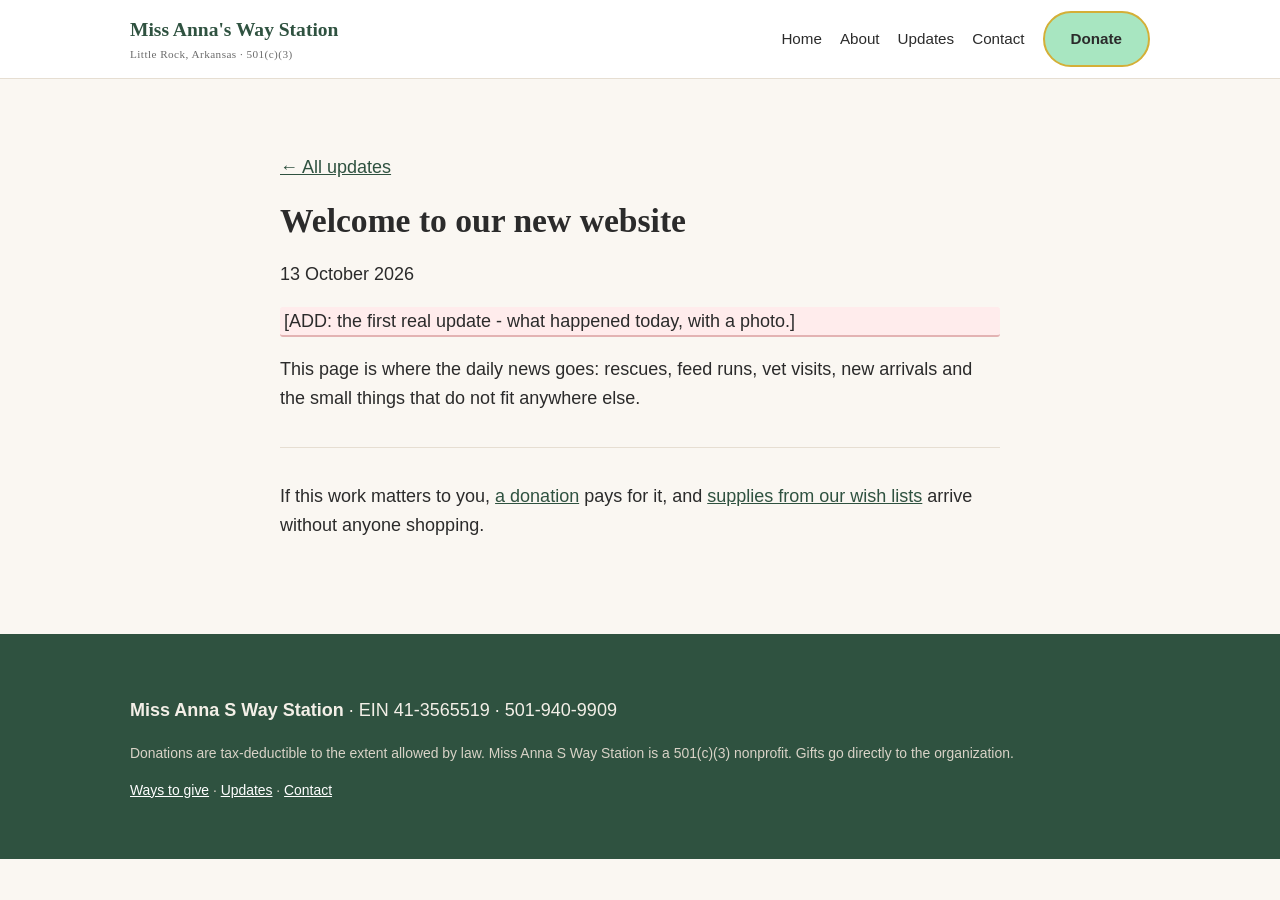
<file: updates/2026-10-13-welcome.html>
<!DOCTYPE html>
<html lang="en">
<head>
<meta charset="utf-8">
<meta name="viewport" content="width=device-width, initial-scale=1">
<title>Welcome to our new website - Miss Anna's Way Station</title>
<meta name="description" content="Welcome to our new website">
<link rel="stylesheet" href="../assets/style.css">
</head>
<body>

<header class="site">
  <div class="wrap">
    <a class="brand" href="../index.html" target="_blank" rel="noopener">Miss Anna's Way Station
      <small>Little Rock, Arkansas &middot; 501(c)(3)</small></a>
    <nav class="main">
      <a href="../index.html" target="_blank" rel="noopener">Home</a>
      <a href="../about.html" target="_blank" rel="noopener">About</a>
      <a href="../updates.html" target="_blank" rel="noopener">Updates</a>
      <a href="../contact.html" target="_blank" rel="noopener">Contact</a>
      <a class="btn btn-donate" href="https://www.paypal.com/donate/?hosted_button_id=DY4ASRAAML26Q" target="_blank" rel="noopener">Donate</a>
    </nav>
  </div>
</header>

<section>
  <div class="wrap" style="max-width:760px">
    <p class="small" style="color:#6b6b6b"><a href="../updates.html" target="_blank" rel="noopener">&larr; All updates</a></p>
    <h1>Welcome to our new website</h1>
    <p><time datetime="2026-10-13">13 October 2026</time></p>
    <p class="editable">[ADD: the first real update - what happened today, with a photo.]</p>
    <p>This page is where the daily news goes: rescues, feed runs, vet visits, new arrivals and the
    small things that do not fit anywhere else.</p>
    <hr style="border:none;border-top:1px solid #e6ded2;margin:34px 0">
    <p>If this work matters to you, <a href="https://www.paypal.com/donate/?hosted_button_id=DY4ASRAAML26Q" target="_blank" rel="noopener">a donation</a> pays for it, and
    <a href="../donate.html" target="_blank" rel="noopener">supplies from our wish lists</a> arrive without anyone shopping.</p>
  </div>
</section>


<footer class="site">
  <div class="wrap">
    <p><strong>Miss Anna S Way Station</strong> &middot; EIN 41-3565519 &middot; 501-940-9909</p>
    <p class="small">Donations are tax-deductible to the extent allowed by law. Miss Anna S Way Station is a
    501(c)(3) nonprofit. Gifts go directly to the organization.</p>
    <p class="small"><a href="../donate.html" target="_blank" rel="noopener">Ways to give</a> &middot;
    <a href="../updates.html" target="_blank" rel="noopener">Updates</a> &middot; <a href="../contact.html" target="_blank" rel="noopener">Contact</a></p>
  </div>
</footer>

</body>
</html>
</file>
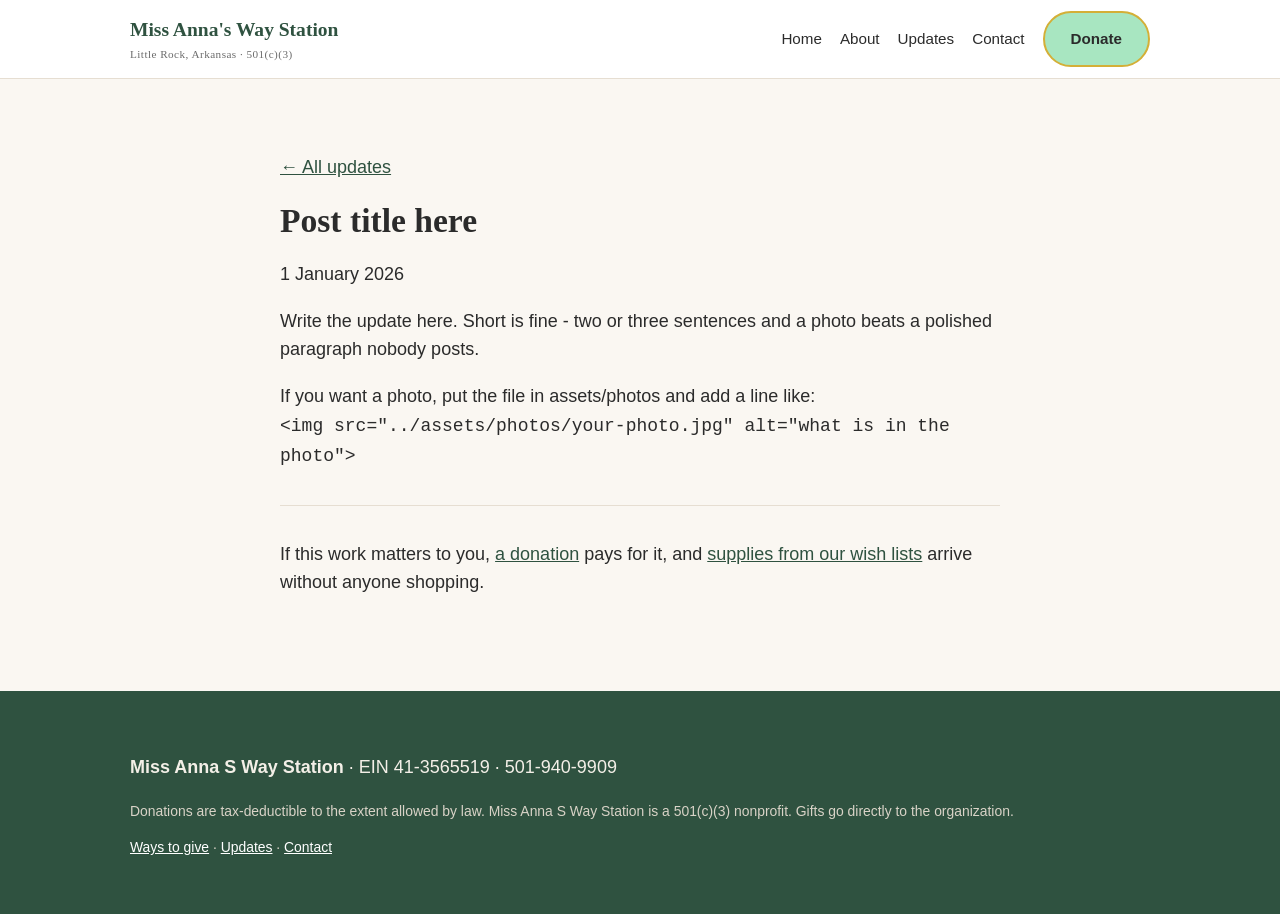
<file: updates/_template.html>
<!DOCTYPE html>
<html lang="en">
<head>
<meta charset="utf-8">
<meta name="viewport" content="width=device-width, initial-scale=1">
<title>Post title here - Miss Anna's Way Station</title>
<meta name="description" content="Post title here">
<link rel="stylesheet" href="../assets/style.css">
</head>
<body>

<header class="site">
  <div class="wrap">
    <a class="brand" href="../index.html" target="_blank" rel="noopener">Miss Anna's Way Station
      <small>Little Rock, Arkansas &middot; 501(c)(3)</small></a>
    <nav class="main">
      <a href="../index.html" target="_blank" rel="noopener">Home</a>
      <a href="../about.html" target="_blank" rel="noopener">About</a>
      <a href="../updates.html" target="_blank" rel="noopener">Updates</a>
      <a href="../contact.html" target="_blank" rel="noopener">Contact</a>
      <a class="btn btn-donate" href="https://www.paypal.com/donate/?hosted_button_id=DY4ASRAAML26Q" target="_blank" rel="noopener">Donate</a>
    </nav>
  </div>
</header>

<section>
  <div class="wrap" style="max-width:760px">
    <p class="small" style="color:#6b6b6b"><a href="../updates.html" target="_blank" rel="noopener">&larr; All updates</a></p>
    <h1>Post title here</h1>
    <p><time datetime="YYYY-MM-DD">1 January 2026</time></p>
    <!-- ============================================================
     HOW TO ADD AN UPDATE
     1. Copy this file into the updates folder.
     2. Rename it to the date: 2026-10-20-something-happened.html
        (letters, numbers and hyphens only - no spaces or apostrophes)
     3. Change the three things: the title in the <h1>, the date line,
        and the paragraphs below.
     4. Open updates.html and copy one existing <div class="post"> block
        to the TOP of the list, pointing at this new file.
     5. Save both files. The site rebuilds itself within about a minute.
     ============================================================ -->
    <p>Write the update here. Short is fine - two or three sentences and a photo beats a
    polished paragraph nobody posts.</p>
    <p>If you want a photo, put the file in assets/photos and add a line like:<br>
    <code>&lt;img src="../assets/photos/your-photo.jpg" alt="what is in the photo"&gt;</code></p>
    <hr style="border:none;border-top:1px solid #e6ded2;margin:34px 0">
    <p>If this work matters to you, <a href="https://www.paypal.com/donate/?hosted_button_id=DY4ASRAAML26Q" target="_blank" rel="noopener">a donation</a> pays for it, and
    <a href="../donate.html" target="_blank" rel="noopener">supplies from our wish lists</a> arrive without anyone shopping.</p>
  </div>
</section>


<footer class="site">
  <div class="wrap">
    <p><strong>Miss Anna S Way Station</strong> &middot; EIN 41-3565519 &middot; 501-940-9909</p>
    <p class="small">Donations are tax-deductible to the extent allowed by law. Miss Anna S Way Station is a
    501(c)(3) nonprofit. Gifts go directly to the organization.</p>
    <p class="small"><a href="../donate.html" target="_blank" rel="noopener">Ways to give</a> &middot;
    <a href="../updates.html" target="_blank" rel="noopener">Updates</a> &middot; <a href="../contact.html" target="_blank" rel="noopener">Contact</a></p>
  </div>
</footer>

</body>
</html>
</file>
<file: assets/style.css>
/* Miss Anna's Way Station - one stylesheet for the whole site.
   Colours: sage green + mint on cream. Edit the values below to re-skin. */
:root{
  --sage:#3f6b52; --sage-dark:#2f5240; --clay:#a8e6c1; --clay-dark:#8fd9ad;
  --cream:#faf7f2; --ink:#2b2b2b; --muted:#6b6b6b; --line:#e6ded2;
}
*{box-sizing:border-box}
body{margin:0;background:var(--cream);color:var(--ink);font-size:18px;line-height:1.6;
  font-family:-apple-system,"Segoe UI",Roboto,Helvetica,Arial,sans-serif}
h1,h2,h3{font-family:Georgia,Cambria,serif;line-height:1.25;margin:0 0 .5em}
h1{font-size:2.1rem} h2{font-size:1.6rem} h3{font-size:1.2rem}
a{color:var(--sage-dark)}
img{max-width:100%}
.wrap{max-width:1060px;margin:0 auto;padding:0 20px}
header.site{position:sticky;top:0;z-index:50;background:#fff;border-bottom:1px solid var(--line)}
header.site .wrap{display:flex;align-items:center;gap:18px;flex-wrap:wrap;min-height:78px}
.brand{margin-right:auto;text-decoration:none;color:var(--sage-dark);font-family:Georgia,serif;
  font-size:1.22rem;font-weight:700}
.brand small{display:block;font:inherit;font-size:.7rem;font-weight:400;color:var(--muted);letter-spacing:.04em}
nav.main{display:flex;align-items:center;gap:18px;flex-wrap:wrap}
nav.main a{text-decoration:none;color:var(--ink);font-size:.95rem}
nav.main a:hover{color:var(--sage)}
.btn{display:inline-block;padding:14px 26px;border-radius:999px;text-decoration:none;
  font-weight:700;border:2px solid transparent}
.btn-donate{background:var(--clay);color:#1f3b2c;border-color:#d4af37}
.btn-donate:hover{background:var(--clay-dark)}
.btn-ghost{border-color:var(--sage);color:var(--sage-dark);background:#fff}
.hero{background:var(--sage);color:#fff;padding:40px 0}
.hero-grid{display:grid;grid-template-columns:minmax(300px,45%) 1fr;gap:36px;align-items:center}
.hero-art img{display:block;width:100%;height:clamp(260px,30vw,380px);object-fit:cover;
  object-position:right center;border-radius:16px;border:1px solid rgba(255,255,255,.28)}
@media(max-width:820px){.hero-grid{grid-template-columns:1fr;gap:24px}.hero-art img{height:auto}.hero-art{order:-1}}
.hero h1{color:#fff;font-size:clamp(1.7rem,2.9vw,2.4rem);max-width:20ch}
.hero p{font-size:1.13rem;max-width:48ch}
.hero .btn{margin-top:12px;margin-right:10px}
section{padding:56px 0}
section.alt{background:#fff;border-top:1px solid var(--line);border-bottom:1px solid var(--line)}
.lead{font-size:1.1rem;max-width:62ch}
.split{display:grid;grid-template-columns:minmax(240px,400px) 1fr;gap:34px;align-items:start;margin-bottom:34px}
.split img{width:100%;height:auto;border-radius:14px;border:1px solid var(--line)}
@media(max-width:780px){.split{grid-template-columns:1fr}}
.cards{display:grid;gap:22px;margin-top:26px;grid-template-columns:repeat(auto-fit,minmax(250px,1fr))}
.card{background:#fff;border:1px solid var(--line);border-radius:14px;padding:24px}
.card .btn{margin-top:12px}
.carousel{margin-top:26px}
.rail{display:flex;gap:16px;overflow-x:auto;padding-bottom:10px;scroll-snap-type:x mandatory}
.rail img{flex:0 0 auto;width:min(78vw,520px);height:340px;object-fit:cover;border-radius:14px;
  border:1px solid var(--line);background:#e9e2d6;scroll-snap-align:start}
.rail-nav{display:flex;justify-content:flex-end;gap:10px;margin-top:12px}
.rail-nav button{width:44px;height:44px;border-radius:50%;border:1px solid var(--line);background:#fff;
  color:var(--sage-dark);font-size:1.1rem;cursor:pointer}
.give{display:grid;gap:18px;margin-top:24px}
.give-item{display:grid;gap:16px;align-items:center;grid-template-columns:1fr auto;background:#fff;
  border:1px solid var(--line);border-radius:14px;padding:24px}
.give-item p{margin:.3em 0 0;color:var(--muted);font-size:.97rem}
.give-item .tag{font-size:.78rem;text-transform:uppercase;letter-spacing:.08em;font-weight:700;color:var(--sage)}
@media(max-width:640px){.hero h1{font-size:2rem}.give-item{grid-template-columns:1fr}}
.post{border-left:3px solid var(--clay);padding:2px 0 2px 18px;margin:28px 0}
.post time{color:var(--muted);font-size:.9rem}
footer.site{background:var(--sage-dark);color:#f3efe7;padding:44px 0;margin-top:20px}
footer.site a{color:#fff}
footer.site .small{font-size:.87rem;color:#d9d3c7}
.note{background:#fff6ea;border:1px solid #f0d9bd;border-radius:12px;padding:16px 18px;
  color:#6a4a24;font-size:.92rem;margin:20px 0}
/* anything wrapped in .editable is wording we still need from the organization.
   It shows up pink so it is impossible to publish by accident. */
.editable{background:#ffecec;border-bottom:2px solid #e3b3b3;border-radius:3px;padding:0 4px}
/* phones: name and a small Donate button on the top row, menu links on the row below */
@media(max-width:640px){
  header.site .wrap{min-height:0;padding-top:10px;padding-bottom:10px;column-gap:18px;row-gap:6px}
  nav.main{display:contents}
  nav.main a{order:3;font-size:.92rem}
  nav.main .btn-donate{order:1;padding:7px 16px;font-size:.88rem;border-width:1.5px}
  header.site .wrap::after{content:"";order:2;flex-basis:100%;height:0}
}
@media(max-width:360px){.brand{font-size:1rem} header.site .wrap{column-gap:10px} nav.main a{font-size:.88rem}}

/* Thinner page banner on phones (pages without a hero photo) */
@media (max-width: 640px) {
  .hero:not(:has(.hero-grid)) { padding: 16px 0; }
  .hero:not(:has(.hero-grid)) h1 { font-size: 1.6rem; line-height: 1.2; margin: 0 0 4px; }
  .hero:not(:has(.hero-grid)) p { font-size: .95rem; line-height: 1.4; margin: 0; }
}
</file>
